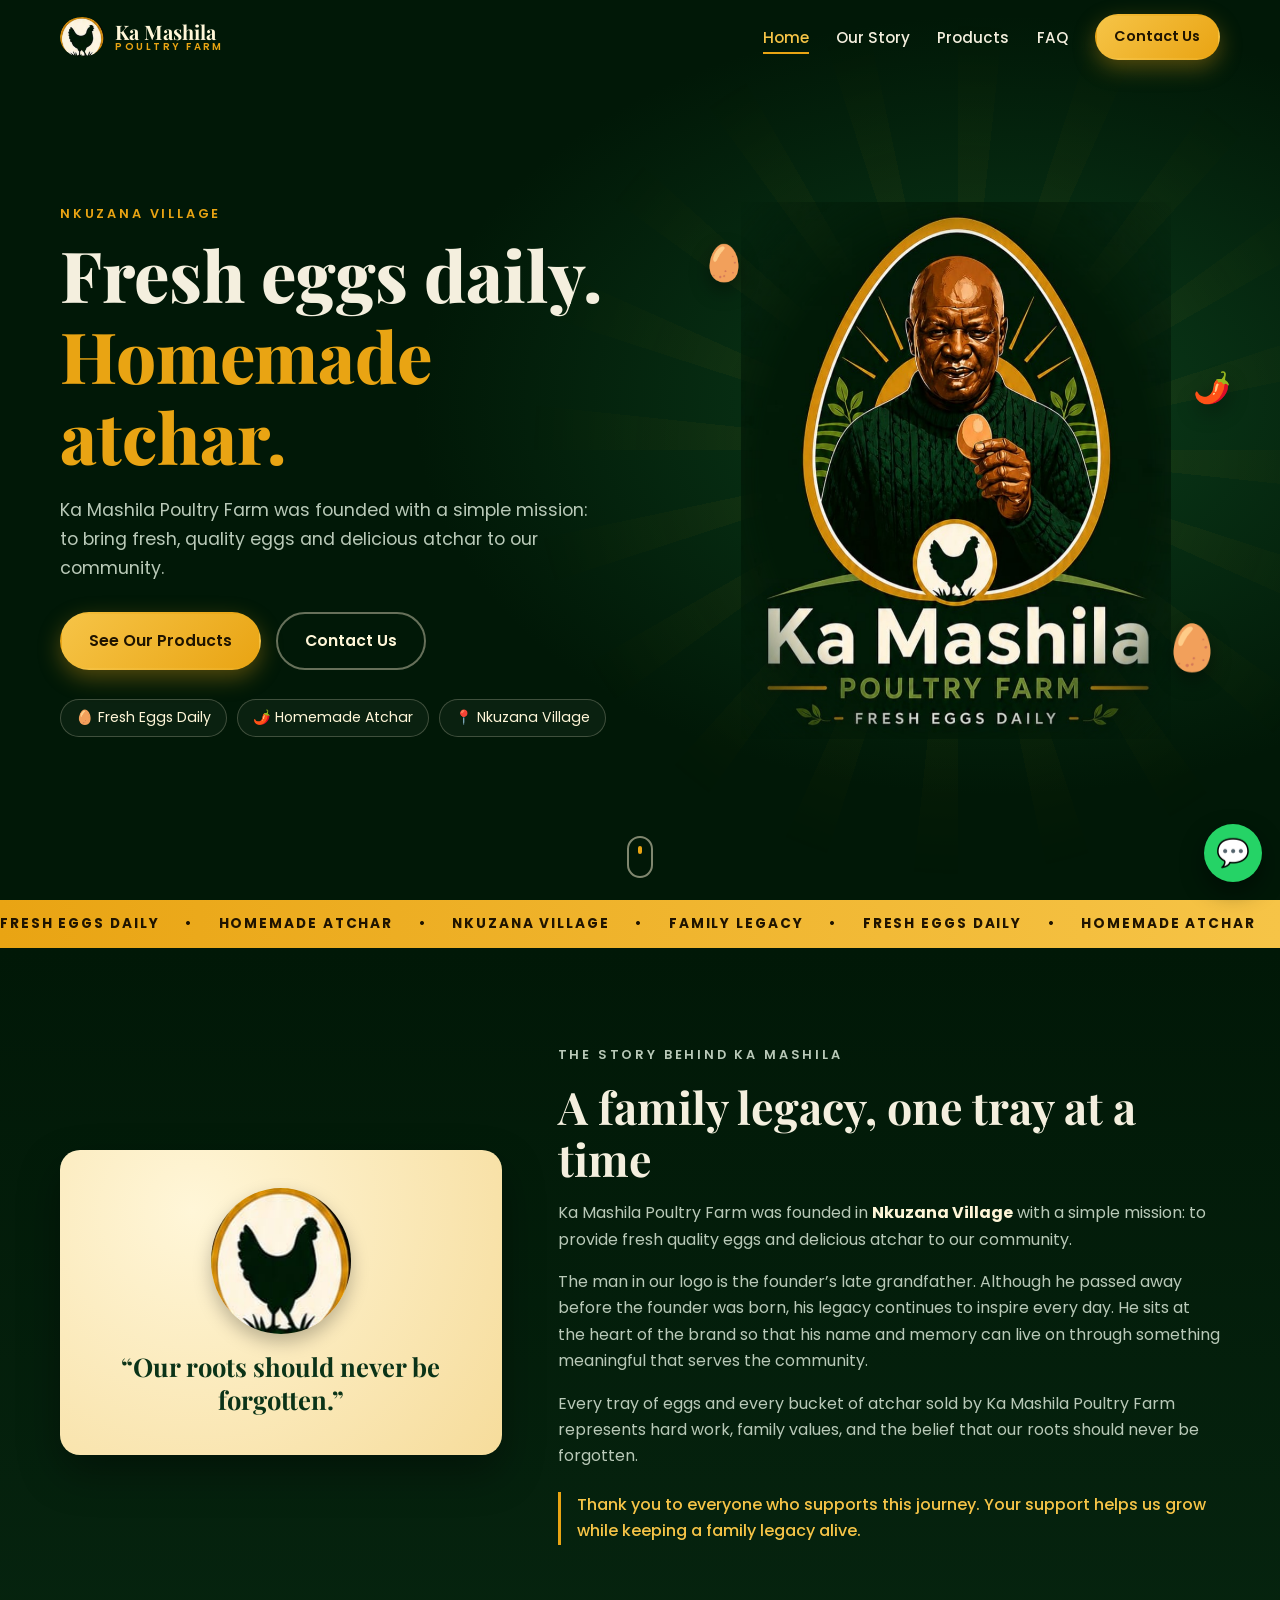
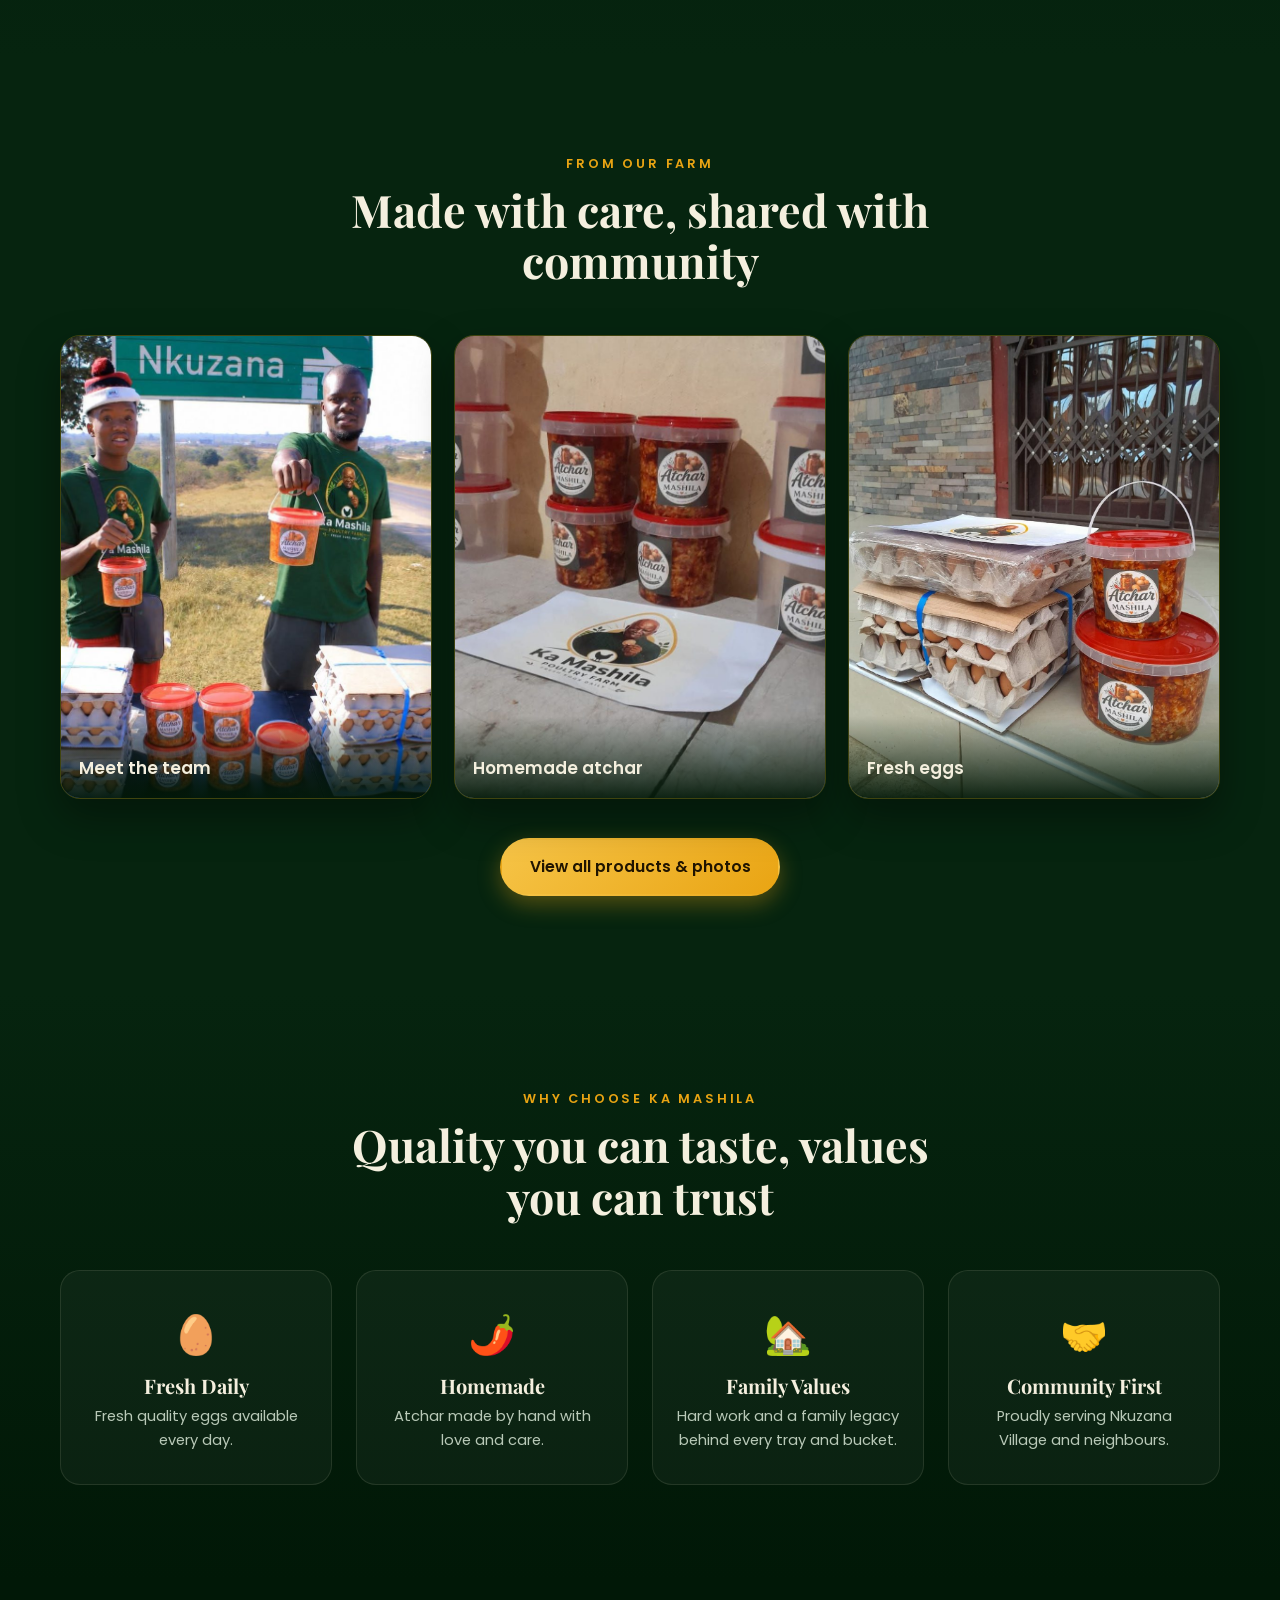
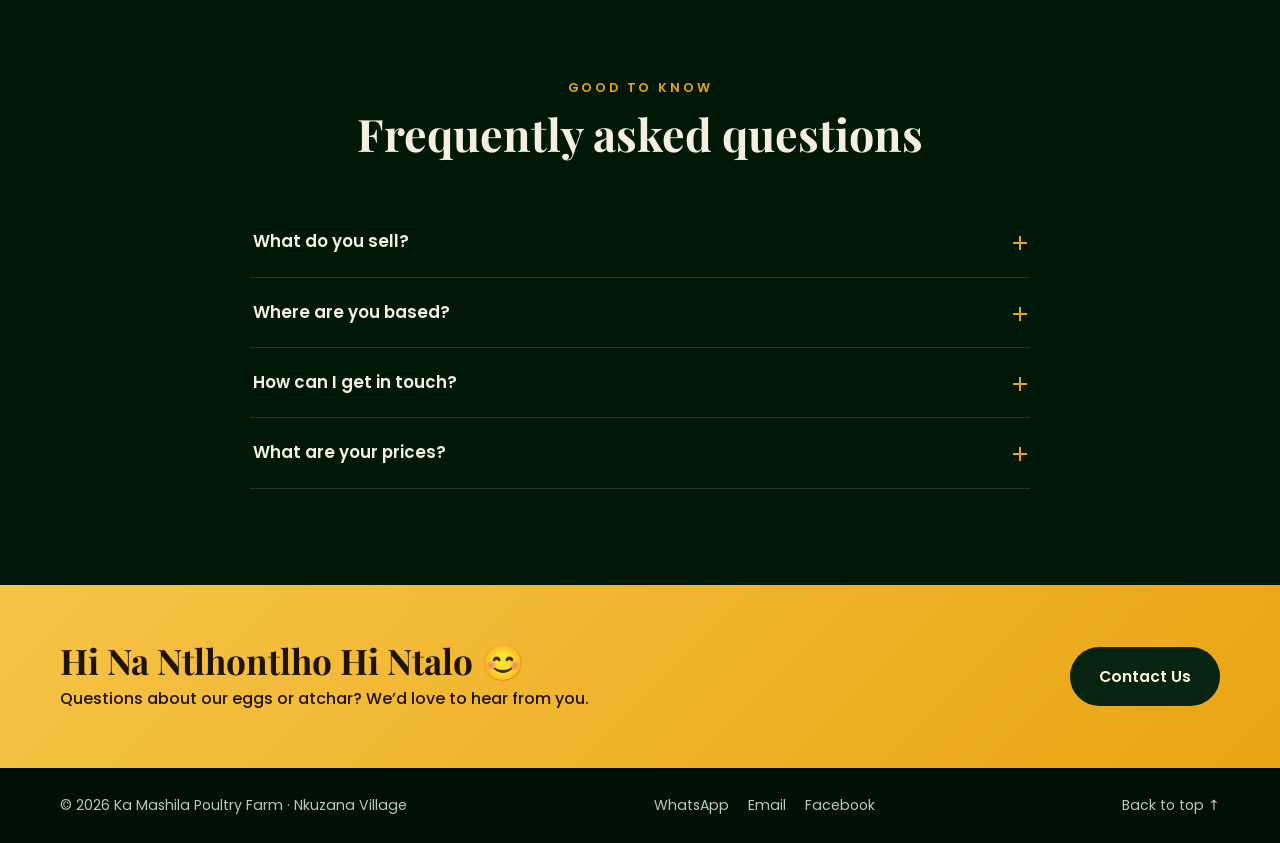
<file: index.html>
<!DOCTYPE html>
<html lang="en">
<head>
  <meta charset="UTF-8">
  <meta name="viewport" content="width=device-width, initial-scale=1">
  <title>Ka Mashila Poultry Farm | Fresh Eggs Daily &amp; Homemade Atchar – Nkuzana Village</title>
  <meta name="description" content="Ka Mashila Poultry Farm in Nkuzana Village: fresh quality eggs daily and delicious homemade atchar for our community.">
  <meta name="theme-color" content="#011807">
  <meta property="og:title" content="Ka Mashila Poultry Farm – Fresh Eggs Daily">
  <meta property="og:description" content="Fresh quality eggs and homemade atchar from Nkuzana Village.">
  <meta property="og:image" content="images/logo.jpg">
  <meta property="og:type" content="website">
  <link rel="icon" type="image/png" href="images/favicon.png">
  <link rel="preconnect" href="https://fonts.googleapis.com">
  <link rel="preconnect" href="https://fonts.gstatic.com" crossorigin>
  <link href="https://fonts.googleapis.com/css2?family=Playfair+Display:wght@600;700;800&family=Poppins:wght@400;500;600;700&family=Pacifico&display=swap" rel="stylesheet">
  <link rel="stylesheet" href="css/style.css">
</head>
<body>

  <!-- ===== NAV ===== -->
  <header class="nav" id="nav">
    <div class="container nav__inner">
      <a href="index.html" class="brand" aria-label="Ka Mashila Poultry Farm – home">
        <img src="images/mark.png" alt="" class="brand__mark" width="44" height="40">
        <span class="brand__text">Ka Mashila <small>Poultry Farm</small></span>
      </a>
      <button class="nav__toggle" id="navToggle" aria-label="Open menu" aria-expanded="false" aria-controls="navLinks">
        <span></span><span></span><span></span>
      </button>
      <nav class="nav__links" id="navLinks">
        <a href="index.html" class="active" aria-current="page">Home</a>
        <a href="index.html#story">Our Story</a>
        <a href="products.html">Products</a>
        <a href="index.html#faq">FAQ</a>
        <a href="contact.html" class="btn btn--gold btn--sm">Contact Us</a>
      </nav>
    </div>
  </header>

  <main>
    <!-- ===== HERO ===== -->
    <section class="hero" id="home">
      <div class="hero__rays" aria-hidden="true"></div>
      <div class="container hero__grid">
        <div class="hero__copy reveal">
          <p class="eyebrow">Nkuzana Village</p>
          <h1>Fresh eggs daily.<br><span class="gold">Homemade atchar.</span></h1>
          <p class="lead">Ka Mashila Poultry Farm was founded with a simple mission: to bring fresh, quality eggs and delicious atchar to our community.</p>
          <div class="hero__cta">
            <a href="products.html" class="btn btn--gold">See Our Products</a>
            <a href="contact.html" class="btn btn--ghost">Contact Us</a>
          </div>
          <ul class="hero__pills">
            <li>🥚 Fresh Eggs Daily</li>
            <li>🌶️ Homemade Atchar</li>
            <li>📍 Nkuzana Village</li>
          </ul>
        </div>
        <div class="hero__art reveal">
          <div class="tilt" id="tilt">
            <img src="images/logo.jpg" alt="Ka Mashila Poultry Farm logo – a man holding a fresh egg inside an egg-shaped frame" width="805" height="1005">
          </div>
          <span class="float-egg e1" aria-hidden="true">🥚</span>
          <span class="float-egg e2" aria-hidden="true">🥚</span>
          <span class="float-egg e3" aria-hidden="true">🌶️</span>
        </div>
      </div>
      <a href="#story" class="scroll-hint" aria-label="Scroll to story"><span></span></a>
    </section>

    <!-- ===== MARQUEE ===== -->
    <div class="marquee" aria-hidden="true">
      <div class="marquee__track">
        <span>Fresh Eggs Daily</span><span>•</span><span>Homemade Atchar</span><span>•</span><span>Nkuzana Village</span><span>•</span><span>Family Legacy</span><span>•</span>
        <span>Fresh Eggs Daily</span><span>•</span><span>Homemade Atchar</span><span>•</span><span>Nkuzana Village</span><span>•</span><span>Family Legacy</span><span>•</span>
      </div>
    </div>

    <!-- ===== STORY ===== -->
    <section class="section story" id="story">
      <div class="container story__grid">
        <div class="story__card reveal">
          <img src="images/mark.png" alt="Hen emblem of Ka Mashila Poultry Farm" width="160" height="146">
          <blockquote>“Our roots should never be forgotten.”</blockquote>
        </div>
        <div class="story__text reveal">
          <p class="eyebrow">The story behind Ka Mashila</p>
          <h2>A family legacy, one tray at a time</h2>
          <p>Ka Mashila Poultry Farm was founded in <strong>Nkuzana Village</strong> with a simple mission: to provide fresh quality eggs and delicious atchar to our community.</p>
          <p>The man in our logo is the founder’s late grandfather. Although he passed away before the founder was born, his legacy continues to inspire every day. He sits at the heart of the brand so that his name and memory can live on through something meaningful that serves the community.</p>
          <p>Every tray of eggs and every bucket of atchar sold by Ka Mashila Poultry Farm represents hard work, family values, and the belief that our roots should never be forgotten.</p>
          <p class="thanks">Thank you to everyone who supports this journey. Your support helps us grow while keeping a family legacy alive.</p>
        </div>
      </div>
    </section>

    <!-- ===== PHOTO STRIP ===== -->
    <section class="section strip">
      <div class="container">
        <div class="section__head reveal">
          <p class="eyebrow">From our farm</p>
          <h2>Made with care, shared with community</h2>
        </div>
        <div class="strip__grid">
          <a href="products.html#gallery" class="strip__item reveal"><img src="images/team-nkuzana.jpg" alt="Two Ka Mashila team members holding atchar buckets next to stacks of eggs near the Nkuzana road sign" loading="lazy"><span>Meet the team</span></a>
          <a href="products.html#atchar" class="strip__item reveal"><img src="images/atchar.jpg" alt="Buckets of homemade Atchar Ka Mashila with red lids" loading="lazy"><span>Homemade atchar</span></a>
          <a href="products.html#eggs" class="strip__item reveal"><img src="images/eggs-atchar.jpg" alt="Wrapped trays of fresh eggs next to two buckets of atchar" loading="lazy"><span>Fresh eggs</span></a>
        </div>
        <p class="center reveal"><a href="products.html" class="btn btn--gold">View all products &amp; photos</a></p>
      </div>
    </section>

    <!-- ===== WHY US ===== -->
    <section class="section why" id="why">
      <div class="container">
        <div class="section__head reveal">
          <p class="eyebrow">Why choose Ka Mashila</p>
          <h2>Quality you can taste, values you can trust</h2>
        </div>
        <div class="why__grid">
          <div class="why__item reveal"><span>🥚</span><h3>Fresh Daily</h3><p>Fresh quality eggs available every day.</p></div>
          <div class="why__item reveal"><span>🌶️</span><h3>Homemade</h3><p>Atchar made by hand with love and care.</p></div>
          <div class="why__item reveal"><span>🏡</span><h3>Family Values</h3><p>Hard work and a family legacy behind every tray and bucket.</p></div>
          <div class="why__item reveal"><span>🤝</span><h3>Community First</h3><p>Proudly serving Nkuzana Village and neighbours.</p></div>
        </div>
      </div>
    </section>

    <!-- ===== FAQ ===== -->
    <section class="section faq" id="faq">
      <div class="container container--narrow">
        <div class="section__head reveal">
          <p class="eyebrow">Good to know</p>
          <h2>Frequently asked questions</h2>
        </div>
        <div class="acc reveal" id="acc">
          <div class="acc__item">
            <button class="acc__q" type="button" aria-expanded="false">What do you sell?<i></i></button>
            <div class="acc__a"><p>We sell fresh eggs by the tray and homemade atchar by the bucket.</p></div>
          </div>
          <div class="acc__item">
            <button class="acc__q" type="button" aria-expanded="false">Where are you based?<i></i></button>
            <div class="acc__a"><p>Ka Mashila Poultry Farm is in Nkuzana Village.</p></div>
          </div>
          <div class="acc__item">
            <button class="acc__q" type="button" aria-expanded="false">How can I get in touch?<i></i></button>
            <div class="acc__a"><p>Message us on WhatsApp at +27 63 739 4708, email kamashila26@gmail.com, or visit our Facebook page. All our contact details are on the <a href="contact.html" class="inline-link">Contact Us</a> page.</p></div>
          </div>
          <div class="acc__item">
            <button class="acc__q" type="button" aria-expanded="false">What are your prices?<i></i></button>
            <div class="acc__a"><p>Send us a message on WhatsApp and we’ll give you the current price for eggs and atchar.</p></div>
          </div>
        </div>
      </div>
    </section>

    <!-- ===== CTA ===== -->
    <section class="cta-band">
      <div class="container cta-band__inner reveal">
        <div>
          <h2>Hi Na Ntlhontlho Hi Ntalo 😊</h2>
          <p>Questions about our eggs or atchar? We’d love to hear from you.</p>
        </div>
        <a href="contact.html" class="btn btn--dark">Contact Us</a>
      </div>
    </section>
  </main>

  <footer class="footer">
    <div class="container footer__inner">
      <span>© <span id="year"></span> Ka Mashila Poultry Farm · Nkuzana Village</span>
      <span class="footer__links">
        <a href="https://wa.me/27637394708" target="_blank" rel="noopener">WhatsApp</a>
        <a href="mailto:kamashila26@gmail.com">Email</a>
        <a href="https://www.facebook.com/share/p/1cjMoPo2Jo/" target="_blank" rel="noopener">Facebook</a>
      </span>
      <a href="#home" class="footer__top">Back to top ↑</a>
    </div>
  </footer>

  <a class="wa-float" href="https://wa.me/27637394708" target="_blank" rel="noopener" aria-label="Chat with Ka Mashila on WhatsApp">
    <span aria-hidden="true">💬</span>
  </a>

  <script src="js/script.js"></script>
</body>
</html>
</file>
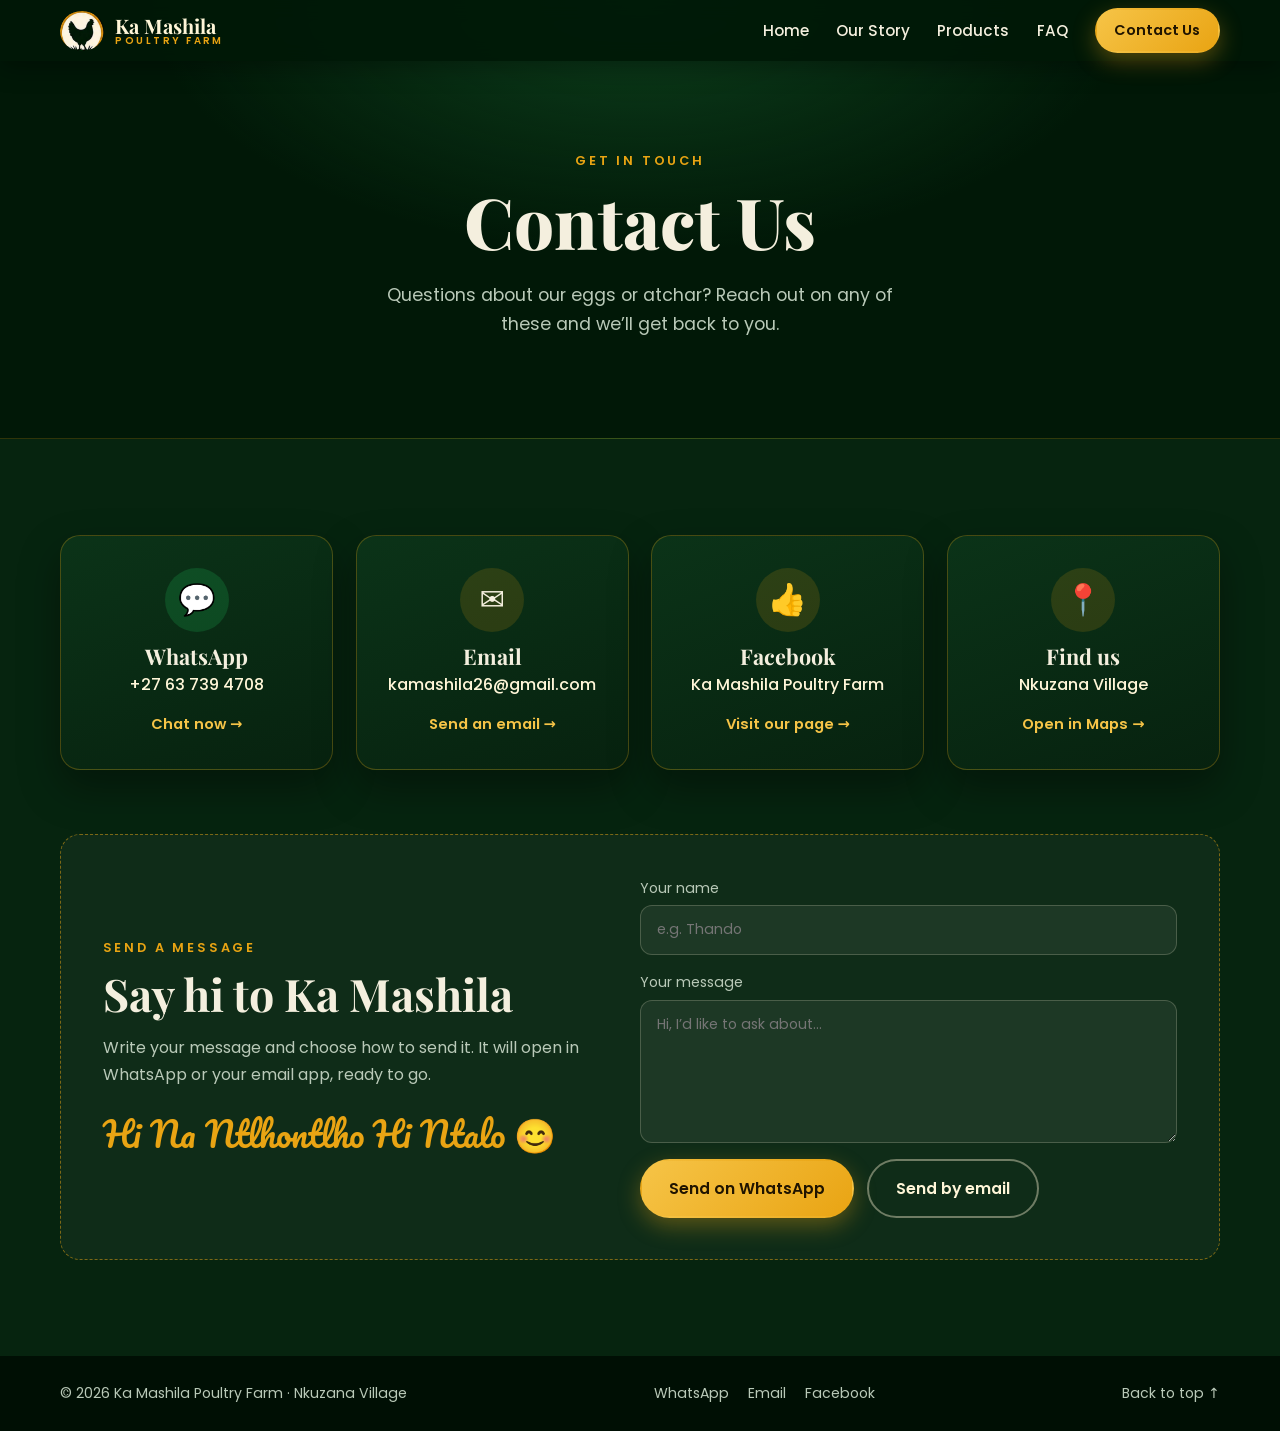
<file: contact.html>
<!DOCTYPE html>
<html lang="en">
<head>
  <meta charset="UTF-8">
  <meta name="viewport" content="width=device-width, initial-scale=1">
  <title>Contact Us | Ka Mashila Poultry Farm – Nkuzana Village</title>
  <meta name="description" content="Contact Ka Mashila Poultry Farm in Nkuzana Village: WhatsApp +27 63 739 4708, email kamashila26@gmail.com or Facebook.">
  <meta name="theme-color" content="#011807">
  <meta property="og:title" content="Contact Ka Mashila Poultry Farm">
  <meta property="og:image" content="images/logo.jpg">
  <link rel="icon" type="image/png" href="images/favicon.png">
  <link rel="preconnect" href="https://fonts.googleapis.com">
  <link rel="preconnect" href="https://fonts.gstatic.com" crossorigin>
  <link href="https://fonts.googleapis.com/css2?family=Playfair+Display:wght@600;700;800&family=Poppins:wght@400;500;600;700&family=Pacifico&display=swap" rel="stylesheet">
  <link rel="stylesheet" href="css/style.css">
</head>
<body>

  <header class="nav scrolled" id="nav">
    <div class="container nav__inner">
      <a href="index.html" class="brand" aria-label="Ka Mashila Poultry Farm – home">
        <img src="images/mark.png" alt="" class="brand__mark" width="44" height="40">
        <span class="brand__text">Ka Mashila <small>Poultry Farm</small></span>
      </a>
      <button class="nav__toggle" id="navToggle" aria-label="Open menu" aria-expanded="false" aria-controls="navLinks">
        <span></span><span></span><span></span>
      </button>
      <nav class="nav__links" id="navLinks">
        <a href="index.html">Home</a>
        <a href="index.html#story">Our Story</a>
        <a href="products.html">Products</a>
        <a href="index.html#faq">FAQ</a>
        <a href="contact.html" class="btn btn--gold btn--sm active" aria-current="page">Contact Us</a>
      </nav>
    </div>
  </header>

  <main>
    <section class="page-hero">
      <div class="container">
        <p class="eyebrow">Get in touch</p>
        <h1>Contact Us</h1>
        <p class="lead">Questions about our eggs or atchar? Reach out on any of these and we’ll get back to you.</p>
      </div>
    </section>

    <section class="section contact-page">
      <div class="container">
        <div class="ccards">
          <a class="ccard reveal" href="https://wa.me/27637394708" target="_blank" rel="noopener">
            <span class="ccard__icon ccard__icon--wa" aria-hidden="true">💬</span>
            <h3>WhatsApp</h3>
            <p>+27 63 739 4708</p>
            <span class="ccard__go">Chat now →</span>
          </a>
          <a class="ccard reveal" href="mailto:kamashila26@gmail.com">
            <span class="ccard__icon" aria-hidden="true">✉️</span>
            <h3>Email</h3>
            <p>kamashila26@gmail.com</p>
            <span class="ccard__go">Send an email →</span>
          </a>
          <a class="ccard reveal" href="https://www.facebook.com/share/p/1cjMoPo2Jo/" target="_blank" rel="noopener">
            <span class="ccard__icon" aria-hidden="true">👍</span>
            <h3>Facebook</h3>
            <p>Ka Mashila Poultry Farm</p>
            <span class="ccard__go">Visit our page →</span>
          </a>
          <a class="ccard reveal" href="https://www.google.com/maps/search/?api=1&amp;query=Nkuzana+Village" target="_blank" rel="noopener">
            <span class="ccard__icon" aria-hidden="true">📍</span>
            <h3>Find us</h3>
            <p>Nkuzana Village</p>
            <span class="ccard__go">Open in Maps →</span>
          </a>
        </div>

        <div class="cform-wrap reveal">
          <div class="cform-intro">
            <p class="eyebrow">Send a message</p>
            <h2>Say hi to Ka Mashila</h2>
            <p>Write your message and choose how to send it. It will open in WhatsApp or your email app, ready to go.</p>
            <p class="script">Hi Na Ntlhontlho Hi Ntalo 😊</p>
          </div>
          <form class="cform" id="contactForm" novalidate>
            <label>Your name
              <input type="text" id="cName" placeholder="e.g. Thando" autocomplete="name" required>
            </label>
            <label>Your message
              <textarea id="cMsg" rows="5" placeholder="Hi, I’d like to ask about…" required></textarea>
            </label>
            <div class="cform__btns">
              <button type="button" class="btn btn--gold" id="sendWa">Send on WhatsApp</button>
              <button type="button" class="btn btn--ghost" id="sendMail">Send by email</button>
            </div>
          </form>
        </div>
      </div>
    </section>
  </main>

  <footer class="footer">
    <div class="container footer__inner">
      <span>© <span id="year"></span> Ka Mashila Poultry Farm · Nkuzana Village</span>
      <span class="footer__links">
        <a href="https://wa.me/27637394708" target="_blank" rel="noopener">WhatsApp</a>
        <a href="mailto:kamashila26@gmail.com">Email</a>
        <a href="https://www.facebook.com/share/p/1cjMoPo2Jo/" target="_blank" rel="noopener">Facebook</a>
      </span>
      <a href="#" class="footer__top">Back to top ↑</a>
    </div>
  </footer>

  <div class="toast" id="toast" role="status" aria-live="polite"></div>
  <script src="js/script.js"></script>
</body>
</html>
</file>
<file: css/style.css>
/* ============ Ka Mashila Poultry Farm ============ */
:root{
  --bg:#011807;
  --green-900:#06240f;
  --green-800:#0b3318;
  --green-700:#145a2b;
  --leaf:#7fae3f;
  --gold:#e9a413;
  --gold-soft:#f6c447;
  --cream:#fff6d8;
  --ink:#f4efde;
  --muted:#b9c9b8;
  --radius:20px;
  --shadow:0 18px 40px rgba(0,0,0,.35);
  --font-head:'Playfair Display',Georgia,serif;
  --font-body:'Poppins',system-ui,-apple-system,'Segoe UI',Arial,sans-serif;
}
*{box-sizing:border-box;margin:0;padding:0}
[hidden]{display:none!important}
html{scroll-behavior:smooth;scroll-padding-top:76px}
body{font-family:var(--font-body);background:var(--bg);color:var(--ink);line-height:1.65;-webkit-font-smoothing:antialiased;overflow-x:hidden}
img{max-width:100%;display:block}
a{color:inherit;text-decoration:none}
button,input,select,textarea{font:inherit;color:inherit}
.container{width:min(1160px,92%);margin-inline:auto}
.container--narrow{width:min(780px,92%)}
.gold{color:var(--gold)}
.eyebrow{font-size:.8rem;letter-spacing:.22em;text-transform:uppercase;color:var(--gold);font-weight:600;margin-bottom:.6rem}
h1,h2,h3{font-family:var(--font-head);line-height:1.15}
h1{font-size:clamp(2.4rem,6vw,4.4rem);font-weight:800}
h2{font-size:clamp(1.8rem,4vw,2.8rem);font-weight:700;margin-bottom:1rem}
.lead{font-size:1.1rem;color:var(--muted);max-width:34rem;margin:1.2rem 0 1.8rem}
.section{padding:96px 0;position:relative}
.section__head{text-align:center;max-width:640px;margin:0 auto 3rem}
.section__head p:last-child{color:var(--muted)}

/* ---- buttons ---- */
.btn{display:inline-flex;align-items:center;justify-content:center;gap:.5rem;padding:.9rem 1.7rem;border-radius:999px;font-weight:600;border:2px solid transparent;cursor:pointer;transition:transform .2s,box-shadow .2s,background .2s,color .2s;font-size:.98rem}
.btn:hover{transform:translateY(-2px)}
.btn:active{transform:translateY(0)}
.btn--gold{background:linear-gradient(135deg,var(--gold-soft),var(--gold));color:#201400;box-shadow:0 8px 22px rgba(233,164,19,.35)}
.btn--gold:hover{box-shadow:0 12px 28px rgba(233,164,19,.5)}
.btn--ghost{border-color:rgba(255,246,216,.4);color:var(--cream);background:transparent}
.btn--ghost:hover{border-color:var(--gold);color:var(--gold)}
.btn--sm{padding:.55rem 1.1rem;font-size:.9rem}
.btn--block{width:100%}
.link-btn{background:none;border:0;color:var(--muted);text-decoration:underline;cursor:pointer;margin-top:.4rem;font-size:.9rem}
.link-btn:hover{color:var(--gold)}
:focus-visible{outline:3px solid var(--gold-soft);outline-offset:3px}

/* ---- nav ---- */
.nav{position:fixed;inset:0 0 auto 0;z-index:50;transition:background .3s,box-shadow .3s,padding .3s;padding:.9rem 0}
.nav::before{content:"";position:absolute;inset:0;z-index:-1;background:rgba(1,24,7,.92);backdrop-filter:blur(10px);-webkit-backdrop-filter:blur(10px);box-shadow:0 6px 24px rgba(0,0,0,.35);opacity:0;transition:opacity .3s}
.nav.scrolled::before{opacity:1}
.nav.scrolled{padding:.5rem 0}
.nav__inner{display:flex;align-items:center;justify-content:space-between;gap:1rem}
.brand{display:flex;align-items:center;gap:.7rem}
.brand__mark{width:44px;height:40px;object-fit:cover;border-radius:50%}
.brand__text{font-family:var(--font-head);font-weight:700;font-size:1.25rem;line-height:1.05;color:var(--cream)}
.brand__text small{display:block;font-family:var(--font-body);font-size:.62rem;letter-spacing:.25em;text-transform:uppercase;color:var(--gold);font-weight:600}
.nav__links{display:flex;align-items:center;gap:1.7rem;font-weight:500;font-size:.95rem}
.nav__links a:not(.btn){position:relative;color:var(--ink)}
.nav__links a:not(.btn)::after{content:"";position:absolute;left:0;bottom:-4px;height:2px;width:0;background:var(--gold);transition:width .25s}
.nav__links a:not(.btn):hover::after{width:100%}
.nav__toggle{display:none;background:none;border:0;width:44px;height:44px;cursor:pointer;flex-direction:column;justify-content:center;align-items:center;gap:6px}
.nav__toggle span{width:26px;height:3px;background:var(--cream);border-radius:3px;transition:transform .3s,opacity .3s}
.nav__toggle[aria-expanded="true"] span:nth-child(1){transform:translateY(9px) rotate(45deg)}
.nav__toggle[aria-expanded="true"] span:nth-child(2){opacity:0}
.nav__toggle[aria-expanded="true"] span:nth-child(3){transform:translateY(-9px) rotate(-45deg)}

/* ---- hero ---- */
.hero{min-height:100vh;display:flex;align-items:center;padding:120px 0 80px;position:relative;overflow:hidden;
  background:radial-gradient(900px 600px at 78% 45%,rgba(20,90,43,.55),transparent 65%),var(--bg)}
.hero__rays{position:absolute;right:-10%;top:50%;width:900px;height:900px;transform:translateY(-50%);
  background:repeating-conic-gradient(from 0deg,rgba(233,164,19,.07) 0 6deg,transparent 6deg 18deg);
  border-radius:50%;animation:spin 90s linear infinite;mask-image:radial-gradient(circle,#000 20%,transparent 68%);-webkit-mask-image:radial-gradient(circle,#000 20%,transparent 68%)}
@keyframes spin{to{transform:translateY(-50%) rotate(360deg)}}
.hero__grid{display:grid;grid-template-columns:1.05fr .95fr;gap:3rem;align-items:center;position:relative;z-index:1}
.hero__cta{display:flex;flex-wrap:wrap;gap:.9rem;margin-bottom:1.8rem}
.hero__pills{list-style:none;display:flex;flex-wrap:wrap;gap:.6rem}
.hero__pills li{padding:.4rem .95rem;border:1px solid rgba(255,246,216,.22);border-radius:999px;font-size:.88rem;color:var(--cream);background:rgba(255,255,255,.04)}
.hero__art{position:relative;display:grid;place-items:center}
.tilt{width:min(430px,86vw);transition:transform .15s ease-out;transform-style:preserve-3d;will-change:transform;
  -webkit-mask-image:radial-gradient(ellipse 72% 70% at 50% 50%,#000 62%,transparent 100%);mask-image:radial-gradient(ellipse 72% 70% at 50% 50%,#000 62%,transparent 100%);
  filter:drop-shadow(0 25px 45px rgba(0,0,0,.5))}
.tilt img{width:100%;height:auto}
.float-egg{position:absolute;font-size:2.2rem;animation:float 6s ease-in-out infinite;filter:drop-shadow(0 8px 10px rgba(0,0,0,.4))}
.e1{top:6%;left:2%}
.e2{bottom:10%;right:0;animation-delay:-2s;font-size:2.8rem}
.e3{top:30%;right:-2%;animation-delay:-4s;font-size:1.9rem}
@keyframes float{50%{transform:translateY(-18px) rotate(8deg)}}
.scroll-hint{position:absolute;bottom:22px;left:50%;transform:translateX(-50%);width:26px;height:42px;border:2px solid rgba(255,246,216,.5);border-radius:20px}
.scroll-hint span{position:absolute;left:50%;top:8px;width:4px;height:8px;margin-left:-2px;background:var(--gold);border-radius:4px;animation:wheel 1.6s infinite}
@keyframes wheel{0%{opacity:1;transform:translateY(0)}100%{opacity:0;transform:translateY(16px)}}

/* ---- marquee ---- */
.marquee{background:linear-gradient(90deg,var(--gold),var(--gold-soft));color:#201400;overflow:hidden;padding:.8rem 0;font-weight:700;letter-spacing:.14em;text-transform:uppercase;font-size:.85rem}
.marquee__track{display:flex;gap:1.6rem;width:max-content;animation:marq 28s linear infinite}
@keyframes marq{to{transform:translateX(-50%)}}

/* ---- story ---- */
.story{background:linear-gradient(180deg,var(--bg),var(--green-900))}
.story__grid{display:grid;grid-template-columns:.8fr 1.2fr;gap:3.5rem;align-items:center}
.story__card{background:radial-gradient(circle at 30% 20%,#fff6d8,#f6dc9b);color:#0b3318;border-radius:var(--radius);padding:2.4rem 1.8rem;text-align:center;box-shadow:var(--shadow);transform:rotate(-2deg);transition:transform .3s}
.story__card:hover{transform:rotate(0) scale(1.02)}
.story__card img{width:140px;margin:0 auto 1rem;border-radius:50%;box-shadow:0 8px 18px rgba(0,0,0,.25)}
.story__card blockquote{font-family:var(--font-head);font-size:1.6rem;font-weight:700;line-height:1.3}
.story__text p{color:var(--muted);margin-bottom:1rem}
.story__text strong{color:var(--cream)}
.story__text .thanks{color:var(--gold-soft);font-weight:500;border-left:3px solid var(--gold);padding-left:1rem;margin-top:1.4rem}

.price{font-weight:600;color:var(--gold-soft);margin:1rem 0 1.2rem}
/* ---- why ---- */
.why{background:linear-gradient(180deg,var(--green-900),var(--bg))}
.why__grid{display:grid;grid-template-columns:repeat(auto-fit,minmax(220px,1fr));gap:1.5rem}
.why__item{text-align:center;padding:2rem 1.4rem;border-radius:var(--radius);background:rgba(255,255,255,.04);border:1px solid rgba(255,246,216,.1);transition:transform .3s,background .3s}
.why__item:hover{transform:translateY(-6px);background:rgba(233,164,19,.1)}
.why__item span{font-size:2.4rem;display:block;margin-bottom:.5rem}
.why__item h3{font-size:1.25rem;margin-bottom:.4rem}
.why__item p{color:var(--muted);font-size:.92rem}

/* ---- faq ---- */
.faq{background:var(--bg)}
.acc__item{border-bottom:1px solid rgba(255,246,216,.14)}
.acc__q{width:100%;background:none;border:0;text-align:left;padding:1.3rem .2rem;font-weight:600;font-size:1.05rem;cursor:pointer;display:flex;justify-content:space-between;align-items:center;gap:1rem}
.acc__q:hover{color:var(--gold-soft)}
.acc__q i{width:14px;height:14px;position:relative;flex:none}
.acc__q i::before,.acc__q i::after{content:"";position:absolute;background:var(--gold);inset:50% 0 auto 0;height:2px;transition:transform .3s}
.acc__q i::after{transform:rotate(90deg)}
.acc__q[aria-expanded="true"] i::after{transform:rotate(0)}
.acc__a{max-height:0;overflow:hidden;transition:max-height .35s ease}
.acc__a p{color:var(--muted);padding:0 .2rem 1.3rem}

/* ---- contact ---- */
.contact{background:radial-gradient(700px 400px at 85% 50%,rgba(233,164,19,.14),transparent 70%),var(--green-900)}
.contact__grid{display:grid;grid-template-columns:1.1fr .9fr;gap:3rem;align-items:center}
.contact__list{list-style:none;margin:1.2rem 0 1.8rem;font-size:1.1rem}
.contact__list li{margin-bottom:.5rem}
.contact__list span{display:inline-block;width:2rem}
.contact__btns{display:flex;flex-wrap:wrap;gap:.8rem}
.contact__tag{text-align:center;background:rgba(255,255,255,.04);border:1px dashed rgba(233,164,19,.5);border-radius:var(--radius);padding:2.4rem 1.4rem}
.script{font-family:'Pacifico',cursive;color:var(--gold);font-size:clamp(1.5rem,3.4vw,2.1rem);line-height:1.4;margin-bottom:1.2rem}
.contact__tag img{margin:0 auto;border-radius:50%;width:120px}

/* ---- footer ---- */
.footer{background:#000f04;padding:1.6rem 0;font-size:.88rem;color:var(--muted)}
.footer__inner{display:flex;justify-content:space-between;flex-wrap:wrap;gap:.8rem}
.footer__top:hover{color:var(--gold)}

/* ---- toast ---- */
.toast{position:fixed;left:50%;bottom:26px;transform:translate(-50%,40px);background:var(--cream);color:#0b3318;padding:.8rem 1.3rem;border-radius:999px;font-weight:600;box-shadow:var(--shadow);opacity:0;pointer-events:none;transition:opacity .3s,transform .3s;z-index:200;max-width:92vw;text-align:center}
.toast.show{opacity:1;transform:translate(-50%,0)}

/* ---- reveal ---- */
.reveal{opacity:0;transform:translateY(32px);transition:opacity .8s ease,transform .8s ease}
.reveal.in{opacity:1;transform:none}

/* ---- responsive ---- */
@media (max-width:900px){
  .hero__grid,.story__grid,.contact__grid{grid-template-columns:1fr}
  .hero{padding-top:110px;text-align:center}
  .hero__copy .lead{margin-inline:auto}
  .hero__cta,.hero__pills{justify-content:center}
  .hero__art{order:-1}
  .tilt{width:min(300px,70vw)}
  .story__card{max-width:360px;margin-inline:auto}
  .contact__grid{text-align:center}
  .contact__btns{justify-content:center}
  .nav__toggle{display:flex}
  .nav__links{position:fixed;inset:0 0 0 auto;width:min(300px,82vw);background:#06240f;flex-direction:column;align-items:flex-start;justify-content:center;gap:1.4rem;padding:2rem;transform:translateX(105%);transition:transform .3s;box-shadow:-20px 0 40px rgba(0,0,0,.5);font-size:1.1rem}
  .nav__links.open{transform:none}
  .nav__toggle{position:relative;z-index:60}
}
@media (max-width:480px){
  .section{padding:72px 0}
  .card{padding:1.5rem}
  .brand__text{font-size:1.1rem}
}
@media (prefers-reduced-motion:reduce){
  *,*::before,*::after{animation:none!important;transition:none!important}
  html{scroll-behavior:auto}
  .reveal{opacity:1;transform:none}
}

/* ================= multi-page additions ================= */
.center{text-align:center;margin-top:2.4rem}
.inline-link{color:var(--gold-soft);text-decoration:underline}
.nav__links a.active:not(.btn){color:var(--gold-soft)}
.nav__links a.active:not(.btn)::after{width:100%}
.btn--dark{background:#06240f;color:var(--cream);border-color:#06240f}
.btn--dark:hover{background:#000;box-shadow:0 10px 24px rgba(0,0,0,.35)}
.ticks{list-style:none;margin:1rem 0}
.ticks li{padding-left:1.7rem;position:relative;font-size:.95rem;margin-bottom:.35rem}
.ticks li::before{content:"✓";position:absolute;left:0;color:var(--gold);font-weight:700}

/* page hero */
.page-hero{padding:150px 0 70px;text-align:center;background:radial-gradient(700px 360px at 50% 0%,rgba(20,90,43,.6),transparent 70%),var(--bg);border-bottom:1px solid rgba(233,164,19,.2)}
.page-hero .lead{margin-inline:auto}

/* home photo strip */
.strip{background:var(--green-900)}
.strip__grid{display:grid;grid-template-columns:repeat(auto-fit,minmax(250px,1fr));gap:1.4rem}
.strip__item{position:relative;border-radius:var(--radius);overflow:hidden;aspect-ratio:4/5;box-shadow:var(--shadow);border:1px solid rgba(233,164,19,.25)}
.strip__item img{width:100%;height:100%;object-fit:cover;transition:transform .6s}
.strip__item:hover img{transform:scale(1.07)}
.strip__item span{position:absolute;left:0;right:0;bottom:0;padding:2.4rem 1.1rem 1rem;font-weight:600;font-size:1.05rem;background:linear-gradient(transparent,rgba(1,24,7,.92))}

/* product features */
.feature{background:var(--green-900)}
.feature--alt{background:linear-gradient(180deg,var(--green-900),var(--bg))}
.feature__grid{display:grid;grid-template-columns:1fr 1fr;gap:3.5rem;align-items:center}
.feature--alt .feature__img{order:2}
.feature__img{border-radius:var(--radius);overflow:hidden;box-shadow:var(--shadow);border:2px solid rgba(233,164,19,.4);aspect-ratio:4/5}
.feature__img img{width:100%;height:100%;object-fit:cover;transition:transform .6s}
.feature__img:hover img{transform:scale(1.05)}
.feature__icon{font-size:2.6rem;display:block}
.feature__text h2{margin-bottom:.8rem}
.feature__text>p{color:var(--muted)}

/* gallery */
.gallery{background:var(--bg)}
.gallery__grid{columns:3 260px;column-gap:1.3rem}
.gallery__item{break-inside:avoid;margin-bottom:1.3rem;border-radius:var(--radius);overflow:hidden;background:var(--green-800);border:1px solid rgba(233,164,19,.25);box-shadow:var(--shadow)}
.gallery__btn{display:block;width:100%;border:0;background:none;padding:0;cursor:zoom-in;overflow:hidden}
.gallery__btn img{width:100%;height:auto;transition:transform .5s}
.gallery__btn:hover img{transform:scale(1.05)}
.gallery__item figcaption{padding:.9rem 1.1rem;font-size:.92rem;color:var(--muted)}

/* lightbox */
.lightbox{position:fixed;inset:0;z-index:300;background:rgba(0,0,0,.92);display:flex;align-items:center;justify-content:center;gap:1rem;padding:1rem}
.lightbox[hidden]{display:none}
.lightbox__fig{max-width:min(900px,80vw);text-align:center}
.lightbox__fig img{max-height:78vh;width:auto;max-width:100%;margin:0 auto;border-radius:12px;box-shadow:0 20px 60px rgba(0,0,0,.6)}
.lightbox__fig figcaption{margin-top:.9rem;color:var(--cream);font-size:.95rem}
.lightbox__btn{background:rgba(255,255,255,.12);border:0;color:#fff;width:48px;height:48px;border-radius:50%;font-size:1.7rem;cursor:pointer;flex:none;transition:background .2s}
.lightbox__btn:hover{background:var(--gold);color:#201400}
.lightbox__close{position:absolute;top:16px;right:16px;font-size:1.3rem}

/* CTA band */
.cta-band{background:linear-gradient(135deg,var(--gold-soft),var(--gold));color:#201400;padding:56px 0}
.cta-band__inner{display:flex;align-items:center;justify-content:space-between;gap:1.5rem;flex-wrap:wrap}
.cta-band h2{margin-bottom:.3rem;font-size:clamp(1.5rem,3.4vw,2.2rem)}
.cta-band p{font-weight:500}

/* contact page */
.contact-page{background:var(--green-900)}
.ccards{display:grid;grid-template-columns:repeat(auto-fit,minmax(240px,1fr));gap:1.4rem;margin-bottom:4rem}
.ccard{display:block;text-align:center;padding:2rem 1.4rem;border-radius:var(--radius);background:linear-gradient(160deg,var(--green-800),#07220f);border:1px solid rgba(233,164,19,.28);box-shadow:var(--shadow);transition:transform .3s,border-color .3s}
.ccard:hover{transform:translateY(-8px);border-color:var(--gold)}
.ccard__icon{display:inline-grid;place-items:center;width:64px;height:64px;border-radius:50%;background:rgba(233,164,19,.15);font-size:1.9rem;margin-bottom:.8rem}
.ccard__icon--wa{background:rgba(37,211,102,.18)}
.ccard h3{font-size:1.35rem;margin-bottom:.2rem}
.ccard p{color:var(--cream);font-weight:500;word-break:break-word}
.ccard__go{display:inline-block;margin-top:.8rem;color:var(--gold-soft);font-weight:600;font-size:.92rem}
.cform-wrap{display:grid;grid-template-columns:1fr 1.1fr;gap:3rem;align-items:center;background:rgba(255,255,255,.04);border:1px dashed rgba(233,164,19,.5);border-radius:var(--radius);padding:2.6rem}
.cform-intro p:not(.eyebrow):not(.script){color:var(--muted)}
.cform-intro .script{margin:1.4rem 0 0}
.cform label{display:block;font-size:.88rem;color:var(--muted);margin-bottom:1rem}
.cform input,.cform textarea{display:block;width:100%;margin-top:.3rem;padding:.8rem 1rem;border-radius:12px;border:1.5px solid rgba(255,246,216,.2);background:rgba(255,255,255,.06);color:var(--ink)}
.cform input:focus,.cform textarea:focus{outline:none;border-color:var(--gold)}
.cform .invalid{border-color:#ff7a66}
.cform__btns{display:flex;flex-wrap:wrap;gap:.8rem}

/* footer links + floating WhatsApp */
.footer__links{display:flex;gap:1.2rem}
.footer__links a:hover{color:var(--gold)}
.wa-float{position:fixed;right:18px;bottom:18px;width:58px;height:58px;border-radius:50%;background:#25d366;color:#fff;display:grid;place-items:center;font-size:1.7rem;box-shadow:0 10px 24px rgba(0,0,0,.45);z-index:60;transition:transform .2s}
.wa-float:hover{transform:scale(1.1)}

@media (max-width:900px){
  .feature__grid,.cform-wrap{grid-template-columns:1fr}
  .feature--alt .feature__img{order:0}
  .feature__img{max-width:460px;margin-inline:auto;width:100%}
  .cform-wrap{padding:1.6rem}
  .page-hero{padding:130px 0 56px}
  .cta-band__inner{text-align:center;justify-content:center}
}
</file>
